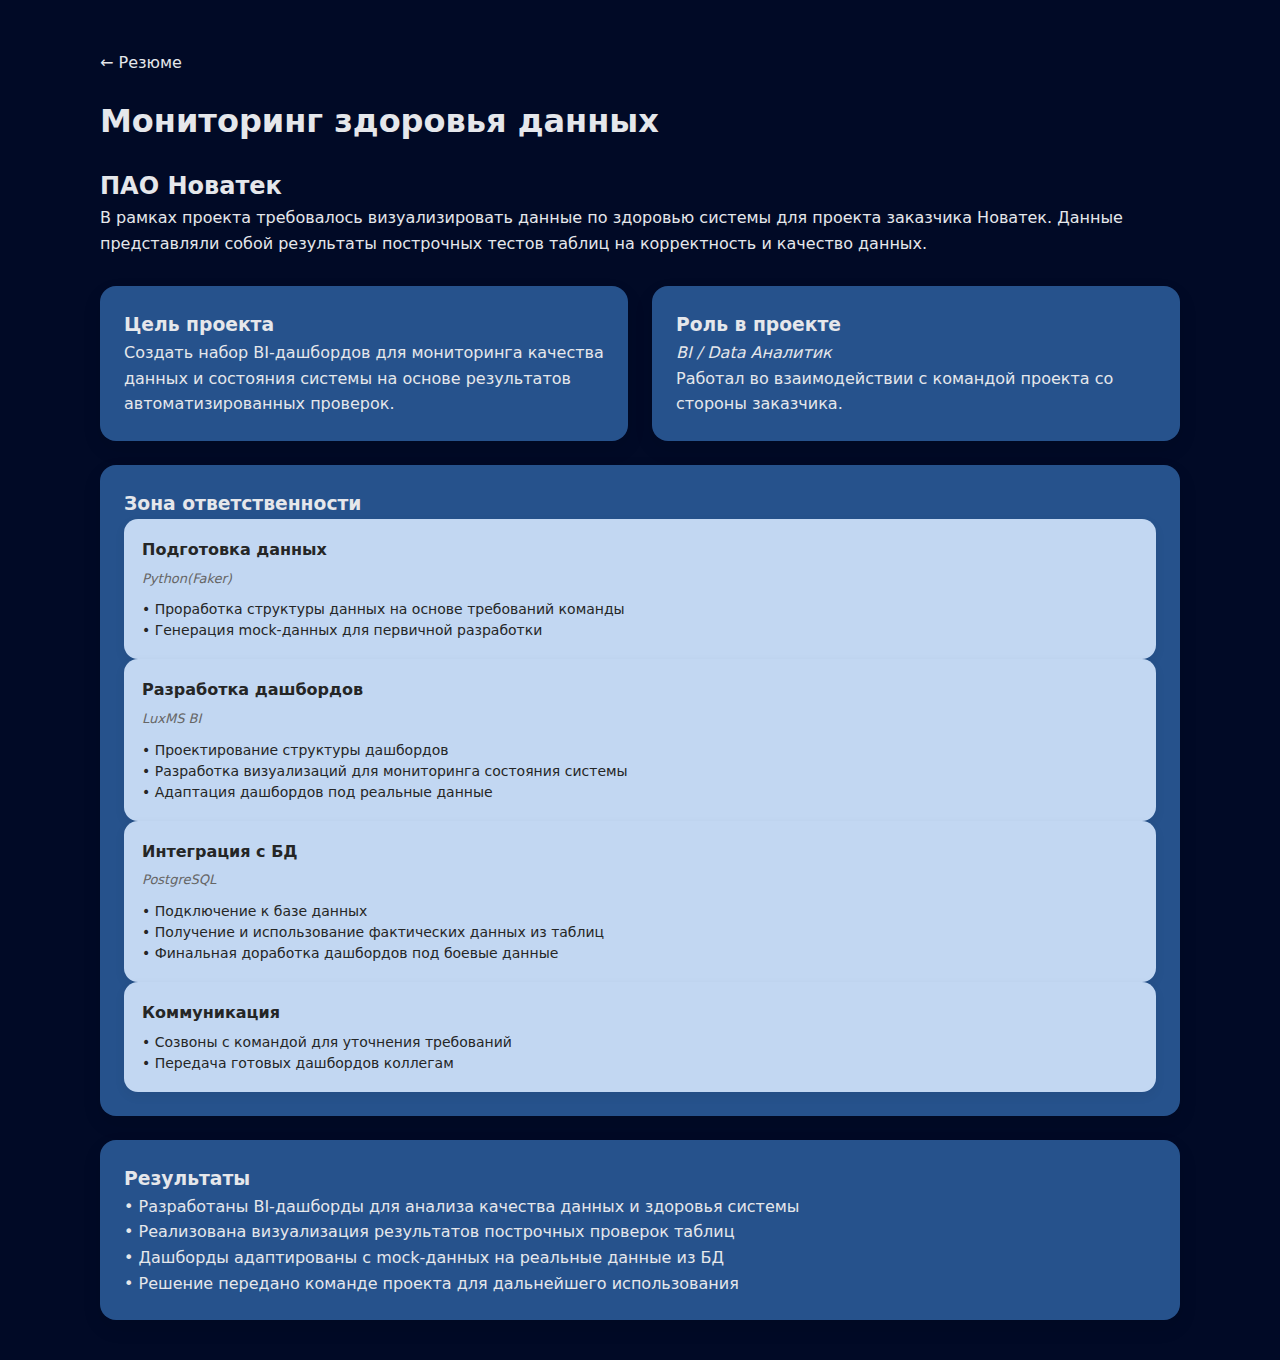
<file: projects/data_health.html>
<!DOCTYPE html>
<html lang="ru">

<head>
    <meta charset="UTF-8">
    <meta name="viewport" content="width=device-width, initial-scale=1.0">
    <script async src="https://www.googletagmanager.com/gtag/js?id=G-GMZ53BJ0RD"></script>
    <script>
        window.dataLayer = window.dataLayer || [];
        function gtag(){dataLayer.push(arguments);}
        gtag('js', new Date());

        gtag('config', 'G-GMZ53BJ0RD');
    </script>
    <title>Мониторинг здоровья данных</title>

    <link rel="stylesheet" href="../style.css">

    <div class="container-header">
        <a href="../index.html" style="text-decoration:none;color:inherit;">← Резюме</a>
    </div>
</head>

<body>

    <div class="container">
        <h1 style="padding-top:20px; padding-bottom:20px;">Мониторинг здоровья данных</h1>
        <h2>ПАО Новатек</h2>

        <p class="project-intro">
            В рамках проекта требовалось визуализировать данные по здоровью системы для проекта заказчика Новатек.
            Данные представляли собой результаты построчных тестов таблиц на корректность и качество данных.
        </p>




        <div class="cards">

            <div class="card">
                <h3>Цель проекта</h3>
                <p>Создать набор BI-дашбордов для мониторинга качества данных и состояния системы на основе результатов
                    автоматизированных проверок.</p>
            </div>

            <div class="card">
                <h3>Роль в проекте</h3>
                <em>BI / Data Аналитик</em>
                <p>Работал во взаимодействии с командой проекта со стороны заказчика.</p>
            </div>

            <div class="card card-wide">
                <h3>Зона ответственности</h3>

                <div class="responsibility-grid1">

                    <div class="mini-card">
                        <h4>Подготовка данных</h4>
                        <em>Python(Faker)</em>
                        <p>
                            • Проработка структуры данных на основе требований команды<br>
                            • Генерация mock-данных для первичной разработки
                        </p>
                    </div>

                    <div class="mini-card">
                        <h4>Разработка дашбордов</h4>
                        <em>LuxMS BI</em>
                        <p>
                            • Проектирование структуры дашбордов<br>
                            • Разработка визуализаций для мониторинга состояния системы<br>
                            • Адаптация дашбордов под реальные данные
                        </p>
                    </div>

                    <div class="mini-card">
                        <h4>Интеграция с БД</h4>
                        <em>PostgreSQL</em>
                        <p>
                            • Подключение к базе данных<br>
                            • Получение и использование фактических данных из таблиц<br>
                            • Финальная доработка дашбордов под боевые данные
                        </p>
                    </div>

                    <div class="mini-card">
                        <h4>Коммуникация</h4>
                        <p>
                            • Созвоны с командой для уточнения требований<br>
                            • Передача готовых дашбордов коллегам
                        </p>
                    </div>

                </div>




            </div>
            <div class="card card-wide">
                <h3>Результаты</h3>
                <p>• Разработаны BI-дашборды для анализа качества данных и здоровья системы</p>
                <p>• Реализована визуализация результатов построчных проверок таблиц</p>
                <p>• Дашборды адаптированы с mock-данных на реальные данные из БД</p>
                <p>• Решение передано команде проекта для дальнейшего использования</p>
            </div>
        </div>


</body>

</html>
</file>
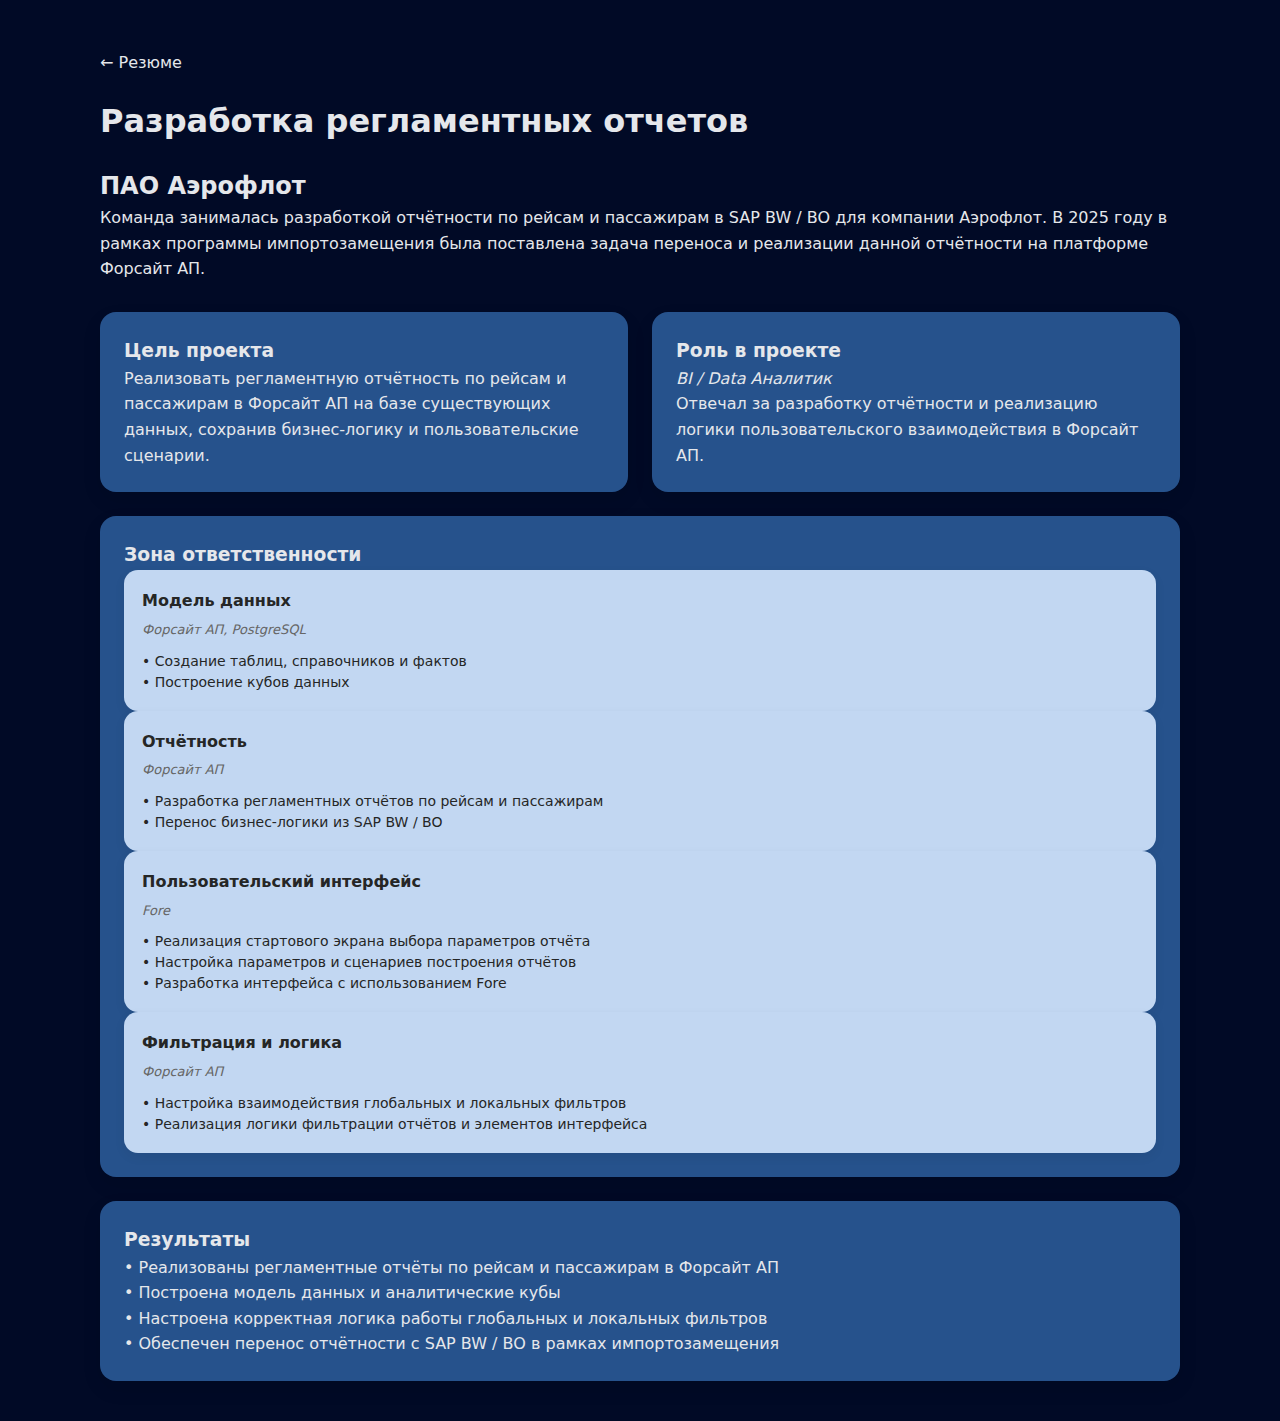
<file: projects/forsight.html>
<!DOCTYPE html>
<html lang="ru">

<head>
    <meta charset="UTF-8">
    <meta name="viewport" content="width=device-width, initial-scale=1.0">
    <script async src="https://www.googletagmanager.com/gtag/js?id=G-GMZ53BJ0RD"></script>
    <script>
        window.dataLayer = window.dataLayer || [];
        function gtag(){dataLayer.push(arguments);}
        gtag('js', new Date());

        gtag('config', 'G-GMZ53BJ0RD');
    </script>
    <title>Разработка регламентных отчетов</title>

    <link rel="stylesheet" href="../style.css">

    <div class="container-header">
        <a href="../index.html" style="text-decoration:none;color:inherit;">← Резюме</a>
    </div>
</head>

<body>

    <div class="container">
        <h1 style="padding-top:20px; padding-bottom:20px;">Разработка регламентных отчетов</h1>
        <h2>ПАО Аэрофлот</h2>

        <p class="project-intro">
            Команда занималась разработкой отчётности по рейсам и пассажирам в SAP BW / BO для компании Аэрофлот.
            В 2025 году в рамках программы импортозамещения была поставлена задача переноса и реализации данной отчётности на платформе Форсайт АП.
        </p>




        <div class="cards">

            <div class="card">
                <h3>Цель проекта</h3>
                <p>Реализовать регламентную отчётность по рейсам и пассажирам в Форсайт АП на базе существующих данных, 
                    сохранив бизнес-логику и пользовательские сценарии.</p>
            </div>

            <div class="card">
                <h3>Роль в проекте</h3>
                <em>BI / Data Аналитик</em>
                <p>Отвечал за разработку отчётности и реализацию логики пользовательского взаимодействия в Форсайт АП.</p>
            </div>

            <div class="card card-wide">
                <h3>Зона ответственности</h3>

                <div class="responsibility-grid1">

                    <div class="mini-card">
                        <h4>Модель данных</h4>
                        <em>Форсайт АП, PostgreSQL</em>
                        <p>
                            • Создание таблиц, справочников и фактов<br>
                            • Построение кубов данных
                        </p>
                    </div>

                    <div class="mini-card">
                        <h4>Отчётность</h4>
                        <em>Форсайт АП</em>
                        <p>
                            • Разработка регламентных отчётов по рейсам и пассажирам<br>
                            • Перенос бизнес-логики из SAP BW / BO
                        </p>
                    </div>

                    <div class="mini-card">
                        <h4>Пользовательский интерфейс</h4>
                        <em>Fore</em>
                        <p>
                            • Реализация стартового экрана выбора параметров отчёта<br>
                            • Настройка параметров и сценариев построения отчётов<br>
                            • Разработка интерфейса с использованием Fore
                        </p>
                    </div>

                    <div class="mini-card">
                        <h4>Фильтрация и логика</h4>
                        <em>Форсайт АП</em>
                        <p>
                            • Настройка взаимодействия глобальных и локальных фильтров<br>
                            • Реализация логики фильтрации отчётов и элементов интерфейса
                        </p>
                    </div>

                </div>




            </div>
            <div class="card card-wide">
                <h3>Результаты</h3>
                <p>• Реализованы регламентные отчёты по рейсам и пассажирам в Форсайт АП</p>
                <p>• Построена модель данных и аналитические кубы</p>
                <p>• Настроена корректная логика работы глобальных и локальных фильтров</p>
                <p>• Обеспечен перенос отчётности с SAP BW / BO в рамках импортозамещения</p>
            </div>
        </div>


</body>

</html>
</file>
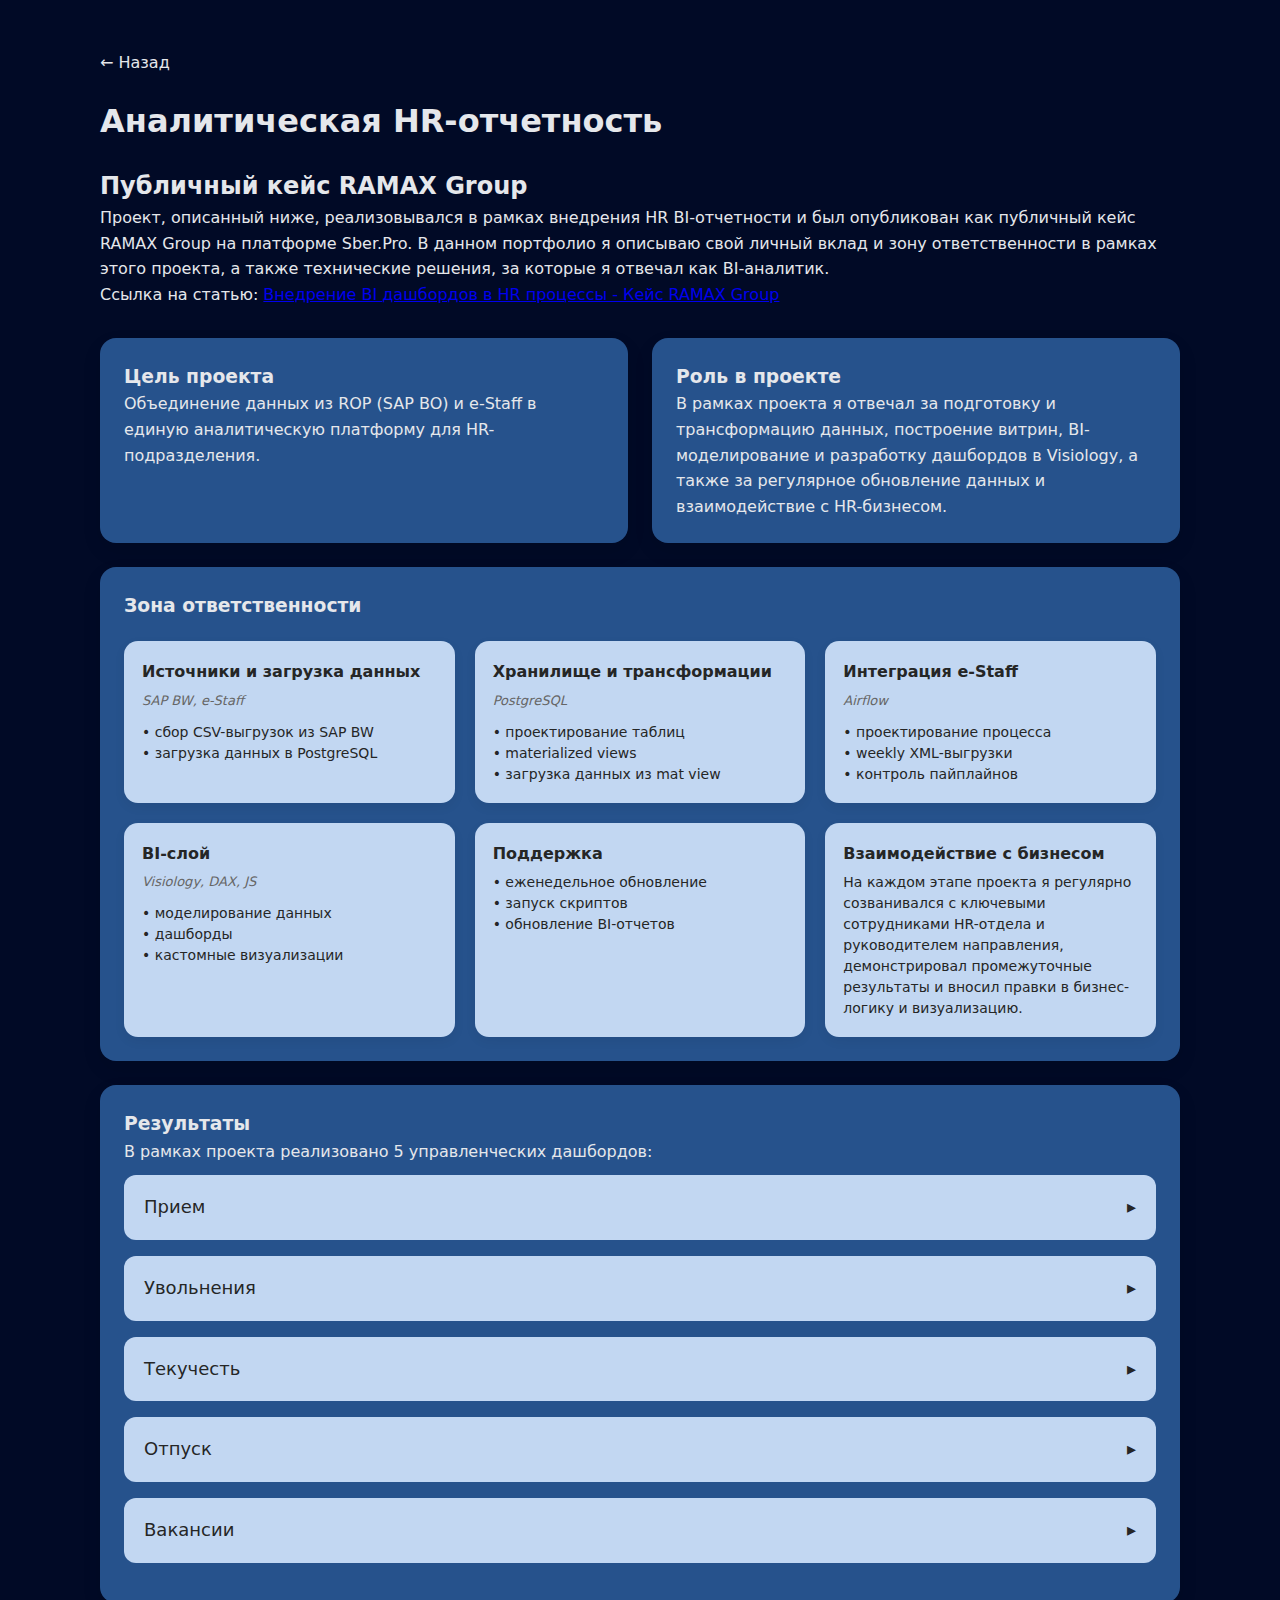
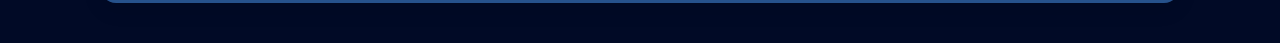
<file: projects/hr_rop.html>
<!DOCTYPE html>
<html lang="ru">
<head>
  <meta charset="UTF-8">
  <meta name="viewport" content="width=device-width, initial-scale=1.0">
  <title>Аналитическая HR-отчетность</title>

  <link rel="stylesheet" href="../style.css">

  <div class ="container">
    <a href="../index.html" style="text-decoration:none;color:inherit;">← Назад</a>
  </div>
</head>
<body>

<div class ="container">
  <h1 style="padding-top:20px; padding-bottom:20px;">Аналитическая HR-отчетность</h1>
  <h2>Публичный кейс RAMAX Group</h2>

  <p class="project-intro">
    Проект, описанный ниже, реализовывался в рамках внедрения HR BI-отчетности и был опубликован как публичный кейс RAMAX Group на платформе Sber.Pro.
    В данном портфолио я описываю свой личный вклад и зону ответственности в рамках этого проекта, а также технические решения, за которые я отвечал как BI-аналитик.
  </p>
  <a>Ссылка на статью: </a>
  <a href="https://sber.pro/cases/personal-v-odnom-okne-kak-ramax-group-vnedrili-5-dashbordov-dlya-hr/" >Внедрение BI дашбордов в HR процессы - Кейс RAMAX Group</a>


  
    <div class="cards">

    <div class="card">
        <h3>Цель проекта</h3>
        <p>Объединение данных из ROP (SAP BO) и e-Staff в единую аналитическую платформу для HR-подразделения.</p>
    </div>

    <div class="card">
        <h3>Роль в проекте</h3>
        <p>В рамках проекта я отвечал за подготовку и трансформацию данных, построение витрин, BI-моделирование и разработку дашбордов в Visiology, а также за регулярное обновление данных и взаимодействие с HR-бизнесом.</p>
    </div>

    <div class="card card-wide">
    <h3>Зона ответственности</h3>

    <div class="responsibility-grid">

        <div class="mini-card">
        <h4>Источники и загрузка данных</h4>
        <em>SAP BW, e-Staff</em>
        <p>
            • сбор CSV-выгрузок из SAP BW<br>
            • загрузка данных в PostgreSQL
        </p>
        </div>

        <div class="mini-card">
        <h4>Хранилище и трансформации</h4>
        <em>PostgreSQL</em>
        <p>
            • проектирование таблиц<br>
            • materialized views<br>
            • загрузка данных из mat view
        </p>
        </div>

        <div class="mini-card">
        <h4>Интеграция e-Staff</h4>
        <em>Airflow</em>
        <p>
            • проектирование процесса<br>
            • weekly XML-выгрузки<br>
            • контроль пайплайнов
        </p>
        </div>

        <div class="mini-card">
        <h4>BI-слой</h4>
        <em>Visiology, DAX, JS</em>
        <p>
            • моделирование данных<br>
            • дашборды<br>
            • кастомные визуализации
        </p>
        </div>

        <div class="mini-card">
        <h4>Поддержка</h4>
        <p>
            • еженедельное обновление<br>
            • запуск скриптов<br>
            • обновление BI-отчетов
        </p>
        </div>

        <div class="mini-card">
        <h4>Взаимодействие с бизнесом</h4>
        <p>На каждом этапе проекта я регулярно созванивался с ключевыми сотрудниками HR-отдела и руководителем направления, демонстрировал промежуточные результаты и вносил правки в бизнес-логику и визуализацию.</p>
        </div>
        </div>
    </div>


    <div class="card card-wide">
        <h3>Результаты</h3>
        <p>В рамках проекта реализовано 5 управленческих дашбордов:</p>

        <!-- toggles идут дальше как есть -->
    <div class="toggles">

        <details class="toggle-item">
        <summary>
            <span class="summary-text">Прием</span>
        </summary>
        <div class="toggle-content">
            <p>Дашборд предоставляет информацию о показателях найма сотрудников:</p>
            <p>- Количество принятых сотрудников.</p>
            <p>- Число сотрудников, успешно прошедших и не прошедших испытательный срок.</p>
            <p>- Динамика прохождения испытательного срока по месяцам.</p>
            <p>- Разрез данных по ЦФО и отделам.</p>
            <img src="../assets/images/hire.jpg" alt="Прием">
            <p style="padding-top:20px;">Функционал включает фильтрацию по году, месяцу, ЦФО и грейду, а также детализацию данных через таблицы по клику на диаграммы.</p>
            <img src="../assets/images/hire1.jpg" alt="Прием">
        </div>
        </details>

        <details class="toggle-item">
        <summary>Увольнения</summary>
        <div class="toggle-content">
            <p>Дашборд показывает ключевые метрики по увольнениям:</p>
            <p>- Общее количество уволенных сотрудников.</p>
            <p>- Число сотрудников, не прошедших испытательный срок.</p>
            <p>- Средний возраст и стаж уволенных.</p>
            <p>- Разделение причин увольнений (круговая диаграмма) и распределение по стажу, ЦФО, отделам и должностям.</p>
            <img src="../assets/images/fire.png" alt="Увольнения">
            <p style="padding-top:20px;">Фильтры и детализация данных по таблицам помогают проводить глубокий анализ, включая переход на лист с расширенной таблицей.</p>
            <img src="../assets/images/fire1.png" alt="Увольнения">
        </div>
        </details>

        <details class="toggle-item">
        <summary>Текучесть</summary>
        <div class="toggle-content">
            <p>Дашборд позволяет анализировать показатель текучести кадров в компании:</p>
            <p>- Основной числовой показатель текучести.</p>
            <p>- Горизонтальная диаграмма с распределением текучести по ЦФО.</p>
            <p>- График, показывающий динамику текучести по месяцам.</p>
            <p>Функционал фильтрации доступен по году и ЦФО.</p>
            <img src="../assets/images/turnover.jpg" alt="Текучесть">
        </div>
        </details>

        <details class="toggle-item">
        <summary>Отпуск</summary>
        <div class="toggle-content">
            <p>Дашборд предоставляет подробную информацию об отпускной активности сотрудников:</p>
            <p>1) Смешанная диаграмма:</p>
            <p style="padding-left:20px;">- Столбцы отображают количество сотрудников с неоплачиваемыми, оплачиваемыми и плановыми отпусками.</p>
            <p style="padding-left:20px;">- Линии показывают плановое и фактическое количество дней отпуска помесячно.</p>
            <p>2) Горизонтальные диаграммы:</p>
            <p style="padding-left:20px;">- Количество незапланированных обязательных дней в году.</p>
            <p style="padding-left:20px;">- Количество незапланированных остатков по годам (распределение по отделам).</p>
            <p>3) График выполнения плана:</p>
            <p style="padding-left:20px;">- Процент выполнения плана отпусков по месяцам.</p>
            <p>4) Диаграмма Ганта:</p>
            <p style="padding-left:20px;">- В левой части — таблица с детальной информацией о сотрудниках 
                (имя, должность, ЦФО, количество обязательных и остаточных дней, 
                план и фактическое использование отпуска).</p>
            <p style="padding-left:20px;">- В правой части — диаграмма Ганта, отражающая отпускные периоды каждого сотрудника:</p>
            <p style="padding-left:40px;">- Серая полоса: Запланированный, но не использованный отпуск.</p>
            <p style="padding-left:40px;">- Красная полоса: Незапланированный отпуск.</p>
            <p style="padding-left:40px;">- Зеленая полоса: Запланированный и отгулянный отпуск в соответствии с планом.</p>
            <p style="padding-top:20px;">Дашборд поддерживает фильтрацию по году, ЦФО и отделу.</p>
            <img src="../assets/images/vacation.jpg" alt="Отпуск">
        </div>
        </details>

        <details class="toggle-item">
        <summary>Вакансии</summary>
        <div class="toggle-content">
            <p>Дашборд предоставляет полную информацию о состоянии вакансий и их кандидатах:</p>
            <p>1) Ключевые показатели:</p>
            <p style="padding-left:20px;">- Количество открытых вакансий, множественных вакансий, с истекающим сроком и просроченных.</p>
            <p>2) Воронка: Отображает количество вакансий на разных этапах.</p>
            <p>3) Горизонтальные диаграммы:</p>
            <p style="padding-left:20px;">- Количество кандидатов по вакансиям.</p>
            <p style="padding-left:20px;">- Количество множественных вакансий по подразделениям.</p>
            <p>4) Круговые диаграммы:</p>
            <p style="padding-left:20px;">- Процент кандидатов с распределением по источникам.</p>
            <p style="padding-left:20px;">- Процент вакансий с распределением по статусам.</p>
            <p>5)  Фильтры: год, месяц и подразделения.</p>
            <img src="../assets/images/vacancies.png" alt="Вакансии">
            <p style="padding-top:20px;">При клике на воронку открывается таблица со списком вакансий.</p>
            <img src="../assets/images/vacancies1.png" alt="Вакансии">
            <p style="padding-top:20px;">При выборе вакансии в таблице происходит переход на отдельный лист с детальной информацией:</p>
            <p>1) Воронка кандидатов: Этапы обработки кандидатов по выбранной вакансии.</p>
            <p>2) Фильтруемая таблица вакансий: Позволяет выбрать год, месяц, фазу вакансий 
                и подразделение для детализации, чтобы отобразить список других вакансий, 
                а при клике на эту таблицу дашборд выстраивается в соответствии с выбором.</p>
            <p>3) Детализированная таблица кандидатов: Подробные данные о кандидатах, 
                связанных с выбранной вакансией.</p>
            <img src="../assets/images/vacancies2.png" alt="Вакансии">
        </div>
        </details>

        </div>
    </div>

    </div>
</div>


</body>
</html>
</file>
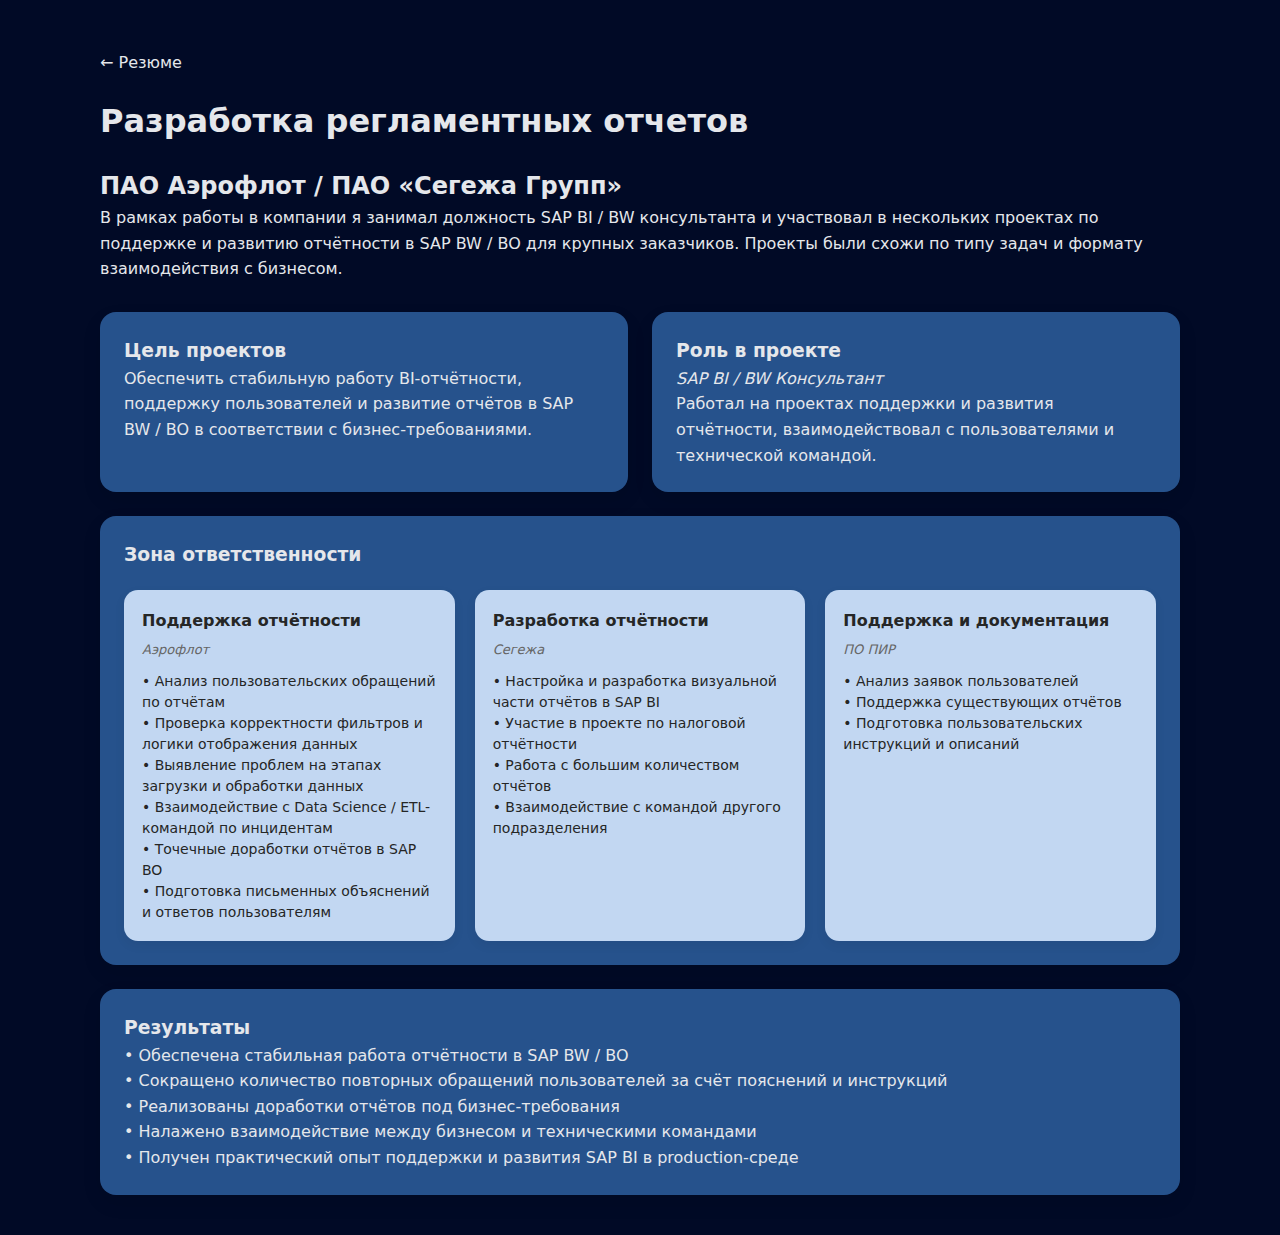
<file: projects/support.html>
<!DOCTYPE html>
<html lang="ru">

<head>
    <meta charset="UTF-8">
    <meta name="viewport" content="width=device-width, initial-scale=1.0">
    <script async src="https://www.googletagmanager.com/gtag/js?id=G-GMZ53BJ0RD"></script>
    <script>
        window.dataLayer = window.dataLayer || [];
        function gtag(){dataLayer.push(arguments);}
        gtag('js', new Date());

        gtag('config', 'G-GMZ53BJ0RD');
    </script>
    <title>Поддержка и развитие отчётности</title>

    <link rel="stylesheet" href="../style.css">

    <div class="container-header">
        <a href="../index.html" style="text-decoration:none;color:inherit;">← Резюме</a>
    </div>
</head>

<body>

    <div class="container">
        <h1 style="padding-top:20px; padding-bottom:20px;">Разработка регламентных отчетов</h1>
        <h2>ПАО Аэрофлот / ПАО «Сегежа Групп»</h2>

        <p class="project-intro">
            В рамках работы в компании я занимал должность SAP BI / BW консультанта и участвовал в нескольких проектах по 
            поддержке и развитию отчётности в SAP BW / BO для крупных заказчиков. Проекты были схожи по типу задач и 
            формату взаимодействия с бизнесом.
        </p>




        <div class="cards">

            <div class="card">
                <h3>Цель проектов</h3>
                <p>Обеспечить стабильную работу BI-отчётности, поддержку пользователей 
                    и развитие отчётов в SAP BW / BO в соответствии с бизнес-требованиями.</p>
            </div>

            <div class="card">
                <h3>Роль в проекте</h3>
                <em>SAP BI / BW Консультант</em>
                <p>Работал на проектах поддержки и развития отчётности, взаимодействовал с пользователями и технической командой.</p>
            </div>

            <div class="card card-wide">
                <h3>Зона ответственности</h3>

                <div class="responsibility-grid">

                    <div class="mini-card">
                        <h4>Поддержка отчётности</h4>
                        <em>Аэрофлот</em>
                        <p>
                            • Анализ пользовательских обращений по отчётам<br>
                            • Проверка корректности фильтров и логики отображения данных<br>
                            • Выявление проблем на этапах загрузки и обработки данных<br>
                            • Взаимодействие с Data Science / ETL-командой по инцидентам<br>
                            • Точечные доработки отчётов в SAP BO<br>
                            • Подготовка письменных объяснений и ответов пользователям
                        </p>
                    </div>

                    <div class="mini-card">
                        <h4>Разработка отчётности</h4>
                        <em>Сегежа</em>
                        <p>
                            • Настройка и разработка визуальной части отчётов в SAP BI<br>
                            • Участие в проекте по налоговой отчётности<br>
                            • Работа с большим количеством отчётов<br>
                            • Взаимодействие с командой другого подразделения
                        </p>
                    </div>

                    <div class="mini-card">
                        <h4>Поддержка и документация</h4>
                        <em>ПО ПИР</em>
                        <p>
                            • Анализ заявок пользователей<br>
                            • Поддержка существующих отчётов<br>
                            • Подготовка пользовательских инструкций и описаний
                        </p>
                    </div>
                </div>



            </div>
            <div class="card card-wide">
                <h3>Результаты</h3>
                <p>• Обеспечена стабильная работа отчётности в SAP BW / BO<br>
                    • Сокращено количество повторных обращений пользователей за счёт пояснений и инструкций<br>
                    • Реализованы доработки отчётов под бизнес-требования<br>
                    • Налажено взаимодействие между бизнесом и техническими командами<br>
                    • Получен практический опыт поддержки и развития SAP BI в production-среде
            </div>
        </div>


</body>

</html>
</file>
<file: style.css>
/* Подключаем Clear Sans */
@font-face {
  font-family: 'Clear Sans';
  src: url('./fonts/ClearSans-Regular.woff2') format('woff2'),
       url('./fonts/ClearSans-Regular.woff') format('woff');
  font-weight: 400;
  font-style: normal;
}

/* Применяем ко всему сайту */
body {
  font-family: 'Clear Sans', sans-serif;
}

* {
  box-sizing: border-box;
  margin: 0;
  padding: 0;
  font-family: system-ui, sans-serif;
}

body {
  background: #010A26;
  color: #e5e7eb;
  line-height: 1.6;
  font-family: 'Poppins', sans-serif;
  margin-left: 100px;
  margin-right: 100px;
  margin-top: 50px;
  margin-bottom: 30px;
}

.hero {
  padding: 80px 20px;
  text-align: center;
}

.projects {
  padding: 40px 20px;
  max-width: 1000px;
  margin: auto;
}

.project-card {
  background: #020617;
  border-radius: 12px;
  padding: 20px;
  margin-bottom: 30px;
}

.project-card img {
  width: 100%;
  border-radius: 8px;
  margin-bottom: 15px;
}

.toggles {
  /* max-width: 2000px; */
  margin: 10px  0px;
  padding: 0 0px;
}

.toggle-item {
  background: #C2D7F2;;
  border-radius: 12px;
  margin-bottom: 16px;
  overflow: hidden;
}

.toggle-item summary:hover {
  text-decoration: underline;
}

.toggle-item summary {
  list-style: none;
  cursor: pointer;
  padding: 18px 20px;
  font-size: 18px;
  font-weight: 500;
  color: #252626;
}

.toggle-item summary::-webkit-details-marker {
  display: none;
}

.toggle-item summary::after {
  content: "▸";
  float: right;
  transition: transform 0.2s ease;
}

.toggle-item[open] summary::after {
  transform: rotate(90deg);
}

.toggle-content {
  padding: 0 20px 20px;
  color: #252626;
}

.toggle-content img {
  width: 100%;
  margin-top: 12px;
  border-radius: 8px;
}

.cards {
  display: grid;
  grid-template-columns: repeat(2, 1fr);
  gap: 24px;
  margin-top: 30px;
  margin-bottom: 40px;
}

.card {
  background: #26528C;
  border-radius: 16px;
  padding: 24px;
  box-shadow: 0 8px 20px rgba(0, 0, 0, 0.08);
}

.card h3 {
  margin-top: 0;
}

.card-wide {
  grid-column: span 2;
}

/* Адаптивность */
@media (max-width: 900px) {
  .cards {
    grid-template-columns: 1fr;
  }

  .card-wide {
    grid-column: span 1;
  }
}

/* Сетка мини-карточек */
.responsibility-grid {
  display: grid;
  grid-template-columns: repeat(3, 1fr);
  gap: 20px;
  margin-top: 20px;
}

/* Мини-карточки */
.mini-card {
  background: #C2D7F2;
  border-radius: 14px;
  padding: 18px;
  box-shadow: 0 4px 12px rgba(0, 0, 0, 0.06);
}

/* Заголовки мини-карточек */
.mini-card h4 {
  margin-top: 0;
  margin-bottom: 6px;
  font-size: 16px;
  color: #252626;
}

/* Технологии */
.mini-card em {
  display: block;
  font-size: 13px;
  color: #666;
  margin-bottom: 10px;
}

/* Текст */
.mini-card p {
  margin: 0;
  font-size: 14px;
  line-height: 1.5;
  color: #252626;
}

/* Адаптивность */
@media (max-width: 1100px) {
  .responsibility-grid {
    grid-template-columns: repeat(2, 1fr);
  }
}

@media (max-width: 700px) {
  .responsibility-grid {
    grid-template-columns: 1fr;
  }
}

/* #202933
   #6e7f8d
   #B3A478
   #332E20
 */
</file>
